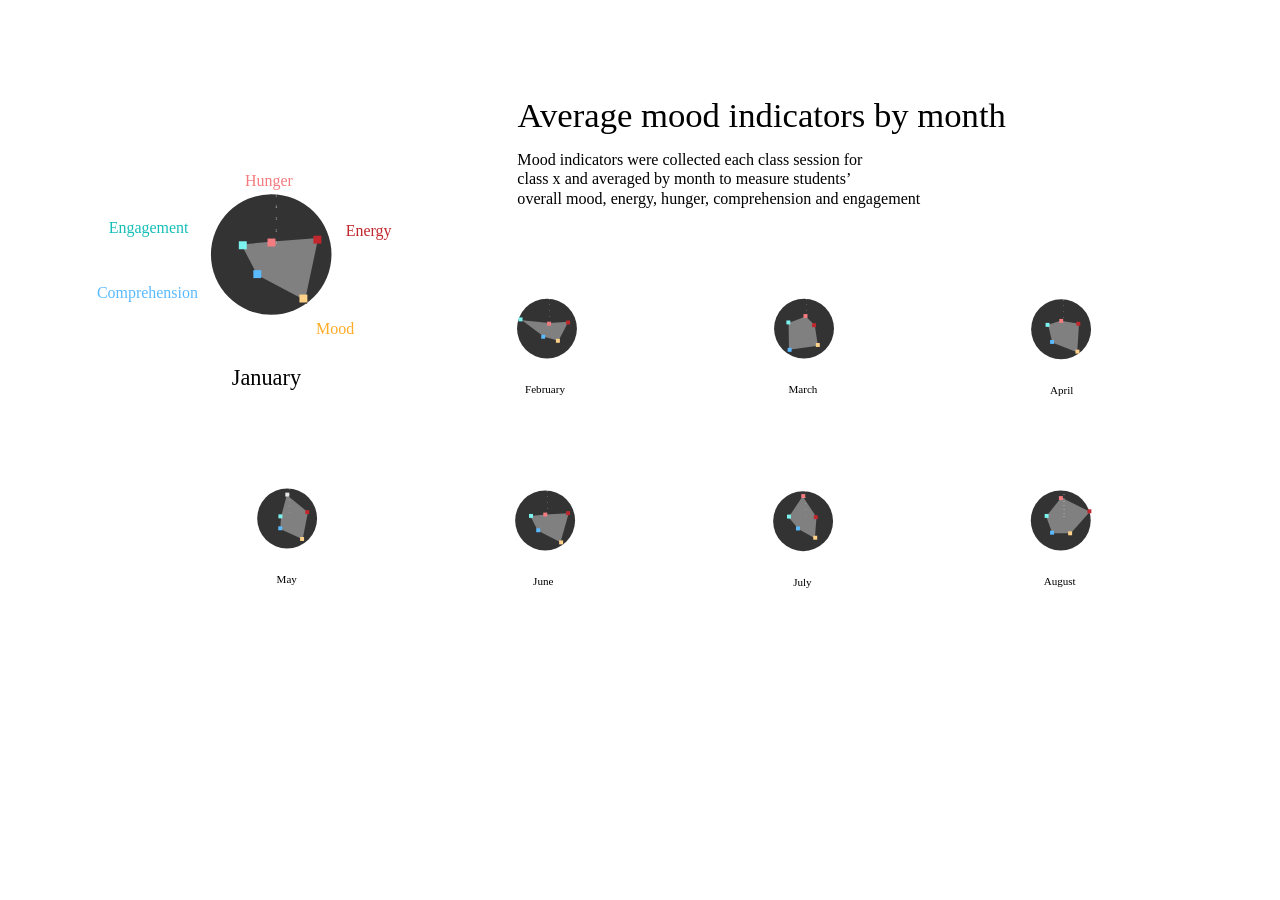
<file: interactive.html>
<!DOCTYPE html>
<html>
<head>
	<title></title>
</head>
<style type="text/css">
	.tooltip {
		font-family:'Helvetica Neue', sans-serif;
		font-size:1em;
		font-weight:800;
		border:0.05em solid #1d1d1d;
		position:fixed;
		background-color:white;
		opacity:0;
		padding:2%;
		transition:0.25s ease-in-out;
	}
	rect {
		cursor:pointer;
		transition:0.25s ease-in-out;
	}
	rect:hover {
		width:3em;
		height:3em;
	}
</style>
<body>

<!-- insert svg code here -->
<?xml version="1.0" encoding="utf-8"?>
<!-- Generator: Adobe Illustrator 24.0.0, SVG Export Plug-In . SVG Version: 6.00 Build 0)  -->
<svg version="1.1" xmlns="http://www.w3.org/2000/svg" xmlns:xlink="http://www.w3.org/1999/xlink" x="0px" y="0px"
	 viewBox="0 0 1920 1080" style="enable-background:new 0 0 1920 1080;" xml:space="preserve">
<style type="text/css">
	.st0{font-family:'HelveticaNeue-Bold';}
	.st1{font-size:52.6658px;}
	.st2{fill:none;}
	.st3{font-family:'HelveticaNeue';}
	.st4{font-size:33.882px;}
	.st5{fill:#333333;}
	.st6{fill:#808080;}
	.st7{fill:#F47B7F;}
	.st8{fill:#C1272D;}
	.st9{fill:#FFD189;}
	.st10{fill:#59BAFF;}
	.st11{fill:#7BF4EF;}
	.st12{fill:#E6E6E6;}
	.st13{font-size:4.9105px;}
	.st14{font-size:16.8361px;}
	.st15{font-size:2.4401px;}
	.st16{font-size:24.2519px;}
	.st17{fill:#FFAB26;}
	.st18{fill:#15BFB8;}
	.st19{font-size:24.4362px;}
</style>
<g id="Layer_1">
</g>
<g id="Layer_33">
	<text transform="matrix(1 0 0 1 774 180)" class="st0 st1">Average mood indicators by month</text>
</g>
<g id="Layer_32">
	<rect x="143.5" y="216" class="st2" width="1659.5" height="799"/>
</g>
<g id="Layer_31">
	<rect x="108" y="191.28" class="st2" width="583.62" height="438.72"/>
</g>
<g id="Layer_30">
	<text transform="matrix(1 0 0 1 339.8711 572)" class="st3 st4">January</text>
</g>
<g id="Layer_29">
	<g>
		<circle class="st5" cx="399.81" cy="374.42" r="91.57"/>
		<polygon class="st6" points="354.53,359.32 378.68,405.61 451.13,443.85 471.25,349.26 397.95,355.23 		"/>
		<polyline points="454.93,448.14 452.24,444.43 450.61,445.61 453.31,449.32 		"/>
		<polyline points="397.95,357.24 402.53,357.24 402.53,355.23 397.95,355.23 		"/>
		<polyline points="468.32,350.04 469.74,354.4 471.65,353.78 470.23,349.42 		"/>
		<polyline points="381.14,404.77 377.43,402.07 376.25,403.7 379.95,406.4 		"/>
		
			<rect x="394.2" y="350.2" onmouseover="updateTooltip('Hunger: 1')" onmouseout="clearTooltip()" class="st7" width="12.07" height="12.07"/>
		
			<rect x="463.95" y="345.87" onmouseover="updateTooltip('Energy: 2')" onmouseout="clearTooltip()" class="st8" width="12.07" height="12.07"/>
		
			<rect x="442.7" y="435.28" onmouseover="updateTooltip('Mood: 5')" onmouseout="clearTooltip()" class="st9" width="12.07" height="12.07"/>
		
			<rect x="372.65" y="398.2" onmouseover="updateTooltip('Comprehension: 3')" onmouseout="clearTooltip()" class="st10" width="12.07" height="12.07"/>
		
			<rect x="350.62" y="354.37" onmouseover="updateTooltip('Engagement: 2')" onmouseout="clearTooltip()" class="st11" width="12.07" height="12.07"/>
		<g>
			<text transform="matrix(1 0 0 1 406.3809 358.0801)" class="st12 st3 st13">1</text>
			<text transform="matrix(1 0 0 1 406.3809 339.7471)" class="st12 st3 st13">2</text>
			<text transform="matrix(1 0 0 1 406.3809 321.415)" class="st12 st3 st13">3</text>
			<text transform="matrix(1 0 0 1 406.3809 303.082)" class="st12 st3 st13">4</text>
			<text transform="matrix(1 0 0 1 406.3809 286.7617)" class="st12 st3 st13">5</text>
		</g>
	</g>
</g>
<g id="Layer_28">
	<rect x="673.7" y="396" class="st2" width="290" height="218"/>
</g>
<g id="Layer_27">
	<text transform="matrix(1 0 0 1 785.3419 585.1797)" class="st3 st14">February</text>
</g>
<g id="Layer_26">
	<g>
		<g>
			<circle class="st5" cx="818.7" cy="487" r="45.5"/>
			<g>
				<text transform="matrix(1 0 0 1 821.9681 478.8823)" class="st12 st3 st15">1</text>
				<text transform="matrix(1 0 0 1 821.9681 469.7725)" class="st12 st3 st15">2</text>
				<text transform="matrix(1 0 0 1 821.9681 460.6631)" class="st12 st3 st15">3</text>
				<text transform="matrix(1 0 0 1 821.9681 451.5537)" class="st12 st3 st15">4</text>
				<text transform="matrix(1 0 0 1 821.9681 443.4438)" class="st12 st3 st15">5</text>
			</g>
		</g>
		<polygon class="st6" points="780.61,474.18 822.2,478.5 851.2,476.5 836.2,505.5 814.2,499.5 		"/>
		<polyline points="778.45,473.48 780.61,474.18 780.92,473.23 778.75,472.53 		"/>
		<polyline points="820.78,479.99 823.06,479.99 823.06,478.99 820.78,478.99 		"/>
		<polyline points="849.97,476.76 850.67,478.93 851.62,478.62 850.92,476.46 		"/>
		<polyline points="835.93,504.43 834.09,505.77 834.68,506.57 836.52,505.24 		"/>
		<polyline points="814.21,499.62 812.37,498.29 811.78,499.09 813.62,500.43 		"/>
		<rect x="818.92" y="476.49" class="st7" width="6" height="6"/>
		<rect x="847.8" y="474.69" class="st8" width="6" height="6"/>
		<rect x="832.3" y="502.5" class="st9" width="6" height="6"/>
		<rect x="809.99" y="496.36" class="st10" width="6" height="6"/>
		<rect x="775.6" y="470" class="st11" width="6" height="6"/>
	</g>
</g>
<g id="Layer_25">
	<text transform="matrix(1 0 0 1 1582.6885 586.1797)" class="st3 st14">April</text>
</g>
<g id="Layer_24">
	<g>
		<g>
			<circle class="st5" cx="1599.63" cy="488" r="45.5"/>
			<g>
				<text transform="matrix(1 0 0 1 1602.8911 479.8823)" class="st12 st3 st15">1</text>
				<text transform="matrix(1 0 0 1 1602.8911 470.7725)" class="st12 st3 st15">2</text>
				<text transform="matrix(1 0 0 1 1602.8911 461.6631)" class="st12 st3 st15">3</text>
				<text transform="matrix(1 0 0 1 1602.8911 452.5537)" class="st12 st3 st15">4</text>
				<text transform="matrix(1 0 0 1 1602.8911 444.4438)" class="st12 st3 st15">5</text>
			</g>
		</g>
		<polygon class="st6" points="1580.01,481.06 1598.85,475.16 1626.83,479.66 1624.11,522.91 1586.18,508.2 		"/>
		<rect x="1596.84" y="472.32" class="st7" width="6" height="6"/>
		<rect x="1622.83" y="476.63" class="st8" width="6" height="6"/>
		<rect x="1621.47" y="518.98" class="st9" width="6" height="6"/>
		<rect x="1582.92" y="504.24" class="st10" width="6" height="6"/>
		<rect x="1576.05" y="478.32" class="st11" width="6" height="6"/>
	</g>
</g>
<g id="Layer_23">
	<rect x="1454.63" y="396" class="st2" width="290" height="218"/>
</g>
<g id="Layer_22">
	<text transform="matrix(1 0 0 1 407.9387 873.6797)" class="st3 st14">May</text>
</g>
<g id="Layer_21">
	<g>
		<g>
			<circle class="st5" cx="424" cy="775.5" r="45.5"/>
		</g>
		<polygon class="st6" points="414.82,772.22 423.56,739.89 455.52,765.91 447.6,806.97 413.49,791.32 		"/>
		<rect x="421.22" y="736.14" class="st12" width="6" height="6"/>
		<rect x="451.54" y="762.72" class="st8" width="6" height="6"/>
		<rect x="443.7" y="803.53" class="st9" width="6" height="6"/>
		<rect x="410.51" y="787.32" class="st10" width="6" height="6"/>
		<rect x="410.82" y="769.2" class="st11" width="6" height="6"/>
		<g>
			<text transform="matrix(1 0 0 1 427.2661 767.3823)" class="st12 st3 st15">1</text>
			<text transform="matrix(1 0 0 1 427.2661 758.2725)" class="st12 st3 st15">2</text>
			<text transform="matrix(1 0 0 1 427.2661 749.1631)" class="st12 st3 st15">3</text>
			<text transform="matrix(1 0 0 1 427.2661 740.0537)" class="st12 st3 st15">4</text>
			<text transform="matrix(1 0 0 1 427.2661 731.9438)" class="st12 st3 st15">5</text>
		</g>
	</g>
</g>
<g id="Layer_20">
	<rect x="279" y="684.5" class="st2" width="290" height="218"/>
</g>
<g id="Layer_19">
	<text transform="matrix(1 0 0 1 797.6248 876.6797)" class="st3 st14">June</text>
</g>
<g id="Layer_18">
	<g>
		<g>
			<circle class="st5" cx="815.88" cy="778.5" r="45.5"/>
			<g>
				<text transform="matrix(1 0 0 1 819.1411 770.3823)" class="st12 st3 st15">1</text>
				<text transform="matrix(1 0 0 1 819.1411 761.2725)" class="st12 st3 st15">2</text>
				<text transform="matrix(1 0 0 1 819.1411 752.1631)" class="st12 st3 st15">3</text>
				<text transform="matrix(1 0 0 1 819.1411 743.0537)" class="st12 st3 st15">4</text>
				<text transform="matrix(1 0 0 1 819.1411 734.9438)" class="st12 st3 st15">5</text>
			</g>
		</g>
		<polygon class="st6" points="793.44,771.63 817.09,769.37 851.72,767.55 839.21,811.51 804.49,793.77 		"/>
		<rect x="813.09" y="766.47" class="st7" width="6" height="6"/>
		<rect x="847.75" y="764.32" class="st8" width="6" height="6"/>
		<rect x="837.19" y="808.74" class="st9" width="6" height="6"/>
		<rect x="802.38" y="790.32" class="st10" width="6" height="6"/>
		<rect x="791.43" y="768.54" class="st11" width="6" height="6"/>
	</g>
</g>
<g id="Layer_17">
	<rect x="670.88" y="684.5" class="st2" width="290" height="218"/>
</g>
<g id="Layer_16">
	<text transform="matrix(1 0 0 1 1192.623 877.6797)" class="st3 st14">July</text>
</g>
<g id="Layer_15">
	<g>
		<g>
			<circle class="st5" cx="1207.75" cy="779.5" r="45.5"/>
		</g>
		<polygon class="st6" points="1185.74,773.36 1207.11,741.83 1228.03,773.41 1225.7,805.52 1200.54,791.43 		"/>
		<rect x="1204.97" y="738.32" class="st7" width="6" height="6"/>
		<rect x="1224.03" y="770.38" class="st8" width="6" height="6"/>
		<rect x="1223.17" y="801.63" class="st9" width="6" height="6"/>
		<rect x="1196.93" y="787.63" class="st10" width="6" height="6"/>
		<rect x="1183.31" y="769.54" class="st11" width="6" height="6"/>
		<g>
			<text transform="matrix(1 0 0 1 1211.0161 771.3823)" class="st12 st3 st15">1</text>
			<text transform="matrix(1 0 0 1 1211.0161 762.2725)" class="st12 st3 st15">2</text>
			<text transform="matrix(1 0 0 1 1211.0161 753.1631)" class="st12 st3 st15">3</text>
			<text transform="matrix(1 0 0 1 1211.0161 744.0537)" class="st12 st3 st15">4</text>
			<text transform="matrix(1 0 0 1 1211.0161 735.9438)" class="st12 st3 st15">5</text>
		</g>
	</g>
</g>
<g id="Layer_14">
	<rect x="1062.75" y="684.5" class="st2" width="290" height="218"/>
</g>
<g id="Layer_13">
	<text transform="matrix(1 0 0 1 1573.168 876.6797)" class="st3 st14">August</text>
</g>
<g id="Layer_12">
	<g>
		<g>
			<g>
				<circle class="st5" cx="1599.11" cy="778.5" r="45.5"/>
			</g>
		</g>
		<polygon class="st6" points="1577.04,772.32 1599.95,743.63 1643.39,765.16 1614.38,797.96 1586.25,797.95 		"/>
		<rect x="1596.32" y="741.42" class="st7" width="6" height="6"/>
		<rect x="1639.64" y="761.5" class="st8" width="6" height="6"/>
		<rect x="1610.38" y="794.92" class="st9" width="6" height="6"/>
		<rect x="1582.94" y="794" class="st10" width="6" height="6"/>
		<rect x="1574.66" y="768.54" class="st11" width="6" height="6"/>
		<g>
			<g>
				<text transform="matrix(1 0 0 1 1602.3737 773.7988)" class="st12 st3 st15">0.5</text>
			</g>
			<g>
				<text transform="matrix(1 0 0 1 1602.3737 768.1055)" class="st12 st3 st15">1.0</text>
			</g>
			<g>
				<text transform="matrix(1 0 0 1 1602.3737 762.4121)" class="st12 st3 st15">1.5</text>
			</g>
			<g>
				<text transform="matrix(1 0 0 1 1602.3737 756.7178)" class="st12 st3 st15">2.0</text>
			</g>
			<g>
				<text transform="matrix(1 0 0 1 1602.3737 751.0254)" class="st12 st3 st15">2.5</text>
			</g>
			<g>
				<text transform="matrix(1 0 0 1 1602.3737 745.3311)" class="st12 st3 st15">3.0</text>
			</g>
			<g>
				<text transform="matrix(1 0 0 1 1602.3737 739.6377)" class="st12 st3 st15">3.5</text>
			</g>
			<g>
				<text transform="matrix(1 0 0 1 1602.3737 733.9443)" class="st12 st3 st15">4.0</text>
			</g>
		</g>
	</g>
</g>
<g id="Layer_11">
	<rect x="1454.63" y="684.5" class="st2" width="290" height="218"/>
</g>
<g id="Layer_10">
	<text transform="matrix(1 0 0 1 1185.4585 584.1797)" class="st3 st14">March</text>
</g>
<g id="Layer_9">
	<g>
		<polyline class="st6" points="1184.45,477.98 1210.65,468.54 1225.06,482.59 1230.29,512.86 1186.29,519.29 1185.74,478.57 		"/>
		<g>
			<circle class="st5" cx="1209.16" cy="487" r="45.5"/>
			<g>
				<text transform="matrix(1 0 0 1 1212.4297 478.8823)" class="st12 st3 st15">1</text>
				<text transform="matrix(1 0 0 1 1212.4297 469.7725)" class="st12 st3 st15">2</text>
				<text transform="matrix(1 0 0 1 1212.4297 460.6631)" class="st12 st3 st15">3</text>
				<text transform="matrix(1 0 0 1 1212.4297 451.5537)" class="st12 st3 st15">4</text>
				<text transform="matrix(1 0 0 1 1212.4297 443.4438)" class="st12 st3 st15">5</text>
			</g>
		</g>
		<polygon class="st6" points="1185.74,478.57 1211.73,468.79 1225.36,481.67 1230.29,512.86 1186.29,519.29 		"/>
		<polyline points="1185.01,523.22 1186.35,521.38 1185.54,520.79 1184.2,522.63 		"/>
		<polyline points="1210.24,468.36 1212.52,468.36 1212.52,467.36 1210.24,467.36 		"/>
		<polyline points="1185.51,478.87 1186.22,476.7 1185.27,476.39 1184.56,478.56 		"/>
		<rect x="1208.38" y="464.86" class="st7" width="6" height="6"/>
		<rect x="1221.38" y="478.85" class="st8" width="6" height="6"/>
		<rect x="1227.12" y="508.87" class="st9" width="6" height="6"/>
		<rect x="1184.28" y="516.24" class="st10" width="6" height="6"/>
		<rect x="1182.39" y="474.63" class="st11" width="6" height="6"/>
	</g>
</g>
<g id="Layer_8">
	<rect x="1064.16" y="396" class="st2" width="290" height="218"/>
</g>
<g id="Layer_7">
	<text transform="matrix(1 0 0 1 513 346.0732)" class="st8 st0 st16">Energy</text>
</g>
<g id="Layer_6">
	<text transform="matrix(1 0 0 1 468 495)" class="st17 st0 st16">Mood</text>
</g>
<g id="Layer_5">
	<text transform="matrix(1 0 0 1 135 441)" class="st10 st0 st16">Comprehension</text>
</g>
<g id="Layer_4">
	<text transform="matrix(1 0 0 1 153 342)" class="st18 st0 st16">Engagement</text>
</g>
<g id="Layer_3">
	<text transform="matrix(1 0 0 1 360 270)" class="st7 st0 st16">Hunger</text>
</g>
<g id="Layer_2">
	<text transform="matrix(1 0 0 1 773.6841 238.6909)"><tspan x="0" y="0" class="st3 st19">Mood indicators were collected each class session for</tspan><tspan x="0" y="29.32" class="st3 st19">class x and averaged by month to measure students’ </tspan><tspan x="0" y="58.65" class="st3 st19">overall mood, energy, hunger, comprehension and engagement</tspan></text>
</g>
</svg>


<!-- end svg code here -->

<div class="tooltip"></div>

</body>
<script type="text/javascript">

let tooltip=document.querySelector('.tooltip')

// gets position of mouse on the page
function getpos(event) {
	var e = window.event;
	x = e.clientX ;
	y = e.clientY ;
} 

function updateTooltip(text_to_display){
	tooltip.innerHTML=text_to_display
	getpos()
	tooltip.style.opacity=1
	tooltip.style.left=x+30+"px"
	tooltip.style.top=y-30+"px"
}

function clearTooltip() {
	tooltip.style.opacity=0
}

</script>
</html>
</file>
